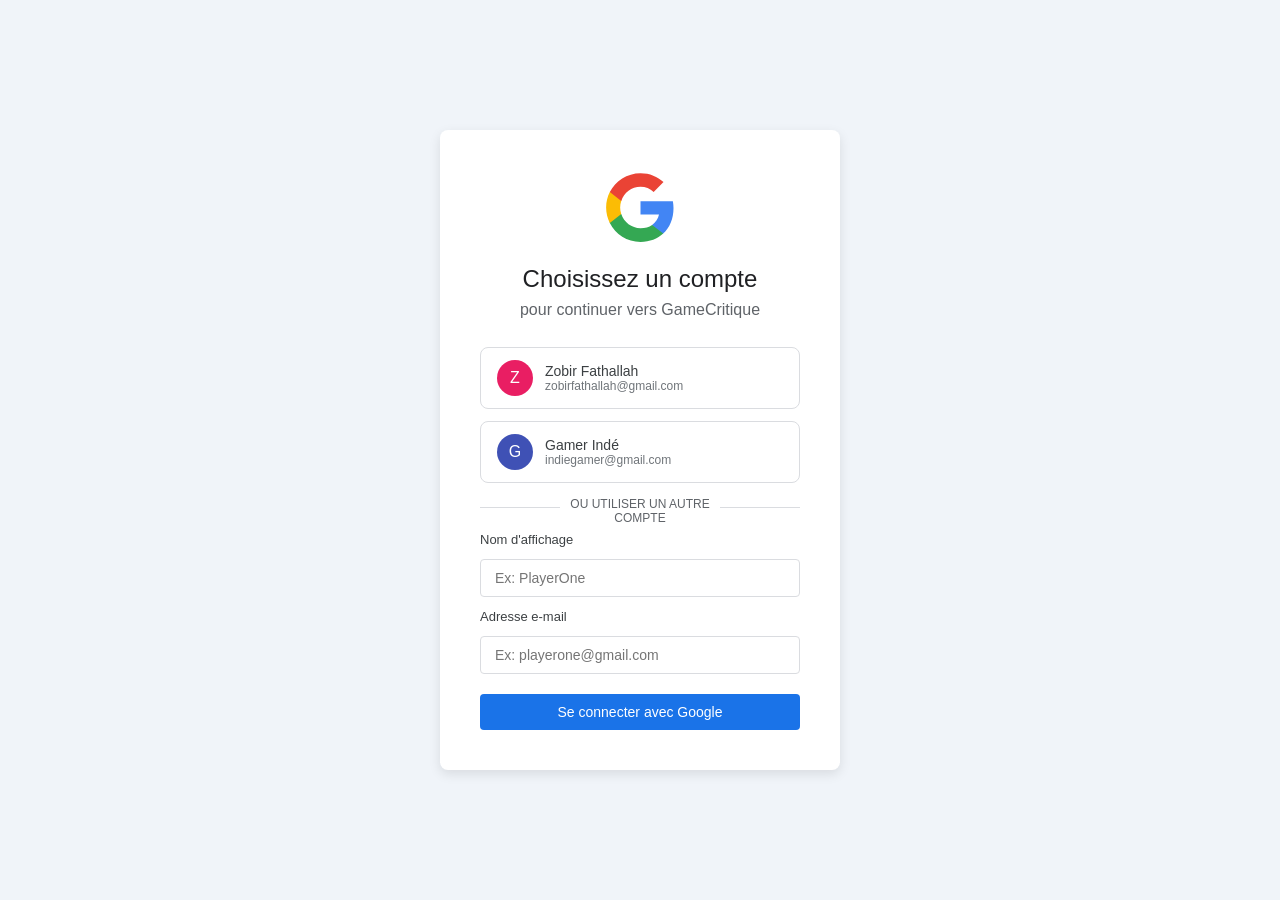
<file: google-login.html>
<!DOCTYPE html>
<html lang="fr">
<head>
    <meta charset="UTF-8">
    <meta name="viewport" content="width=device-width, initial-scale=1.0">
    <title>Connexion – Comptes Google</title>
    <style>
        body {
            font-family: -apple-system, BlinkMacSystemFont, "Segoe UI", Roboto, Helvetica, Arial, sans-serif;
            background-color: #f0f4f9;
            display: flex;
            justify-content: center;
            align-items: center;
            height: 100vh;
            margin: 0;
        }
        .container {
            background-color: #fff;
            border-radius: 8px;
            box-shadow: 0 4px 12px rgba(0,0,0,0.1);
            width: 400px;
            padding: 40px;
            box-sizing: border-box;
            text-align: center;
        }
        .google-logo {
            width: 75px;
            margin-bottom: 16px;
        }
        h1 {
            font-size: 24px;
            font-weight: 400;
            color: #202124;
            margin: 0 0 8px 0;
        }
        p.subtitle {
            font-size: 16px;
            color: #5f6368;
            margin: 0 0 28px 0;
        }
        .account-list {
            text-align: left;
            margin-bottom: 24px;
        }
        .account-item {
            display: flex;
            align-items: center;
            padding: 12px 16px;
            border: 1px solid #dadce0;
            border-radius: 8px;
            margin-bottom: 12px;
            cursor: pointer;
            transition: background-color 0.2s;
        }
        .account-item:hover {
            background-color: #f8f9fa;
        }
        .avatar {
            width: 36px;
            height: 36px;
            border-radius: 50%;
            background-color: #1a73e8;
            color: #fff;
            display: flex;
            justify-content: center;
            align-items: center;
            font-weight: 500;
            font-size: 16px;
            margin-right: 12px;
        }
        .account-info {
            flex-grow: 1;
        }
        .name {
            font-weight: 500;
            color: #3c4043;
            font-size: 14px;
        }
        .email {
            font-size: 12px;
            color: #70757a;
        }
        .divider {
            height: 1px;
            background-color: #dadce0;
            margin: 24px 0;
            position: relative;
        }
        .divider-text {
            position: absolute;
            top: -10px;
            left: 50%;
            transform: translateX(-50%);
            background-color: #fff;
            padding: 0 10px;
            font-size: 12px;
            color: #5f6368;
        }
        form {
            display: flex;
            flex-direction: column;
            gap: 12px;
            text-align: left;
        }
        label {
            font-size: 13px;
            font-weight: 500;
            color: #3c4043;
        }
        input {
            padding: 10px 14px;
            border: 1px solid #dadce0;
            border-radius: 4px;
            font-size: 14px;
            outline: none;
            transition: border-color 0.2s;
        }
        input:focus {
            border-color: #1a73e8;
        }
        button.btn-primary {
            background-color: #1a73e8;
            color: #fff;
            border: none;
            padding: 10px;
            border-radius: 4px;
            font-size: 14px;
            font-weight: 500;
            cursor: pointer;
            transition: background-color 0.2s;
            margin-top: 8px;
        }
        button.btn-primary:hover {
            background-color: #1557b0;
        }
    </style>
</head>
<body>
    <div class="container">
        <!-- SVG Google Logo -->
        <svg class="google-logo" viewBox="0 0 24 24" width="75" height="75" xmlns="http://www.w3.org/2000/svg">
            <path d="M22.56 12.25c0-.78-.07-1.53-.2-2.25H12v4.26h5.92c-.26 1.37-1.04 2.53-2.21 3.31v2.77h3.57c2.08-1.92 3.28-4.74 3.28-8.09z" fill="#4285F4"/>
            <path d="M12 23c2.97 0 5.46-.98 7.28-2.66l-3.57-2.77c-.98.66-2.23 1.06-3.71 1.06-2.86 0-5.29-1.93-6.16-4.53H2.18v2.84C3.99 20.53 7.7 23 12 23z" fill="#34A853"/>
            <path d="M5.84 14.09c-.22-.66-.35-1.36-.35-2.09s.13-1.43.35-2.09V7.06H2.18C1.43 8.55 1 10.22 1 12s.43 3.45 1.18 4.94l2.85-2.22.81-.63z" fill="#FBBC05"/>
            <path d="M12 5.38c1.62 0 3.06.56 4.21 1.64l3.15-3.15C17.45 2.09 14.97 1 12 1 7.7 1 3.99 3.47 2.18 7.06l3.66 2.84c.87-2.6 3.3-4.52 6.16-4.52z" fill="#EA4335"/>
        </svg>
        <h1>Choisissez un compte</h1>
        <p class="subtitle">pour continuer vers GameCritique</p>

        <div class="account-list">
            <div class="account-item" onclick="selectAccount('Zobir Fathallah', 'zobirfathallah@gmail.com')">
                <div class="avatar" style="background-color: #e91e63;">Z</div>
                <div class="account-info">
                    <div class="name">Zobir Fathallah</div>
                    <div class="email">zobirfathallah@gmail.com</div>
                </div>
            </div>
            <div class="account-item" onclick="selectAccount('Gamer Indé', 'indiegamer@gmail.com')">
                <div class="avatar" style="background-color: #3f51b5;">G</div>
                <div class="account-info">
                    <div class="name">Gamer Indé</div>
                    <div class="email">indiegamer@gmail.com</div>
                </div>
            </div>
        </div>

        <div class="divider">
            <span class="divider-text">OU UTILISER UN AUTRE COMPTE</span>
        </div>

        <form onsubmit="handleCustomLogin(event)">
            <label for="custom-name">Nom d'affichage</label>
            <input type="text" id="custom-name" placeholder="Ex: PlayerOne" required>

            <label for="custom-email">Adresse e-mail</label>
            <input type="email" id="custom-email" placeholder="Ex: playerone@gmail.com" required>

            <button type="submit" class="btn-primary">Se connecter avec Google</button>
        </form>
    </div>

    <script>
        function selectAccount(name, email) {
            window.opener.postMessage({
                source: "google-login",
                displayName: name,
                email: email
            }, "*");
            window.close();
        }

        function handleCustomLogin(e) {
            e.preventDefault();
            const name = document.getElementById("custom-name").value;
            const email = document.getElementById("custom-email").value;
            selectAccount(name, email);
        }
    </script>
</body>
</html>
</file>
